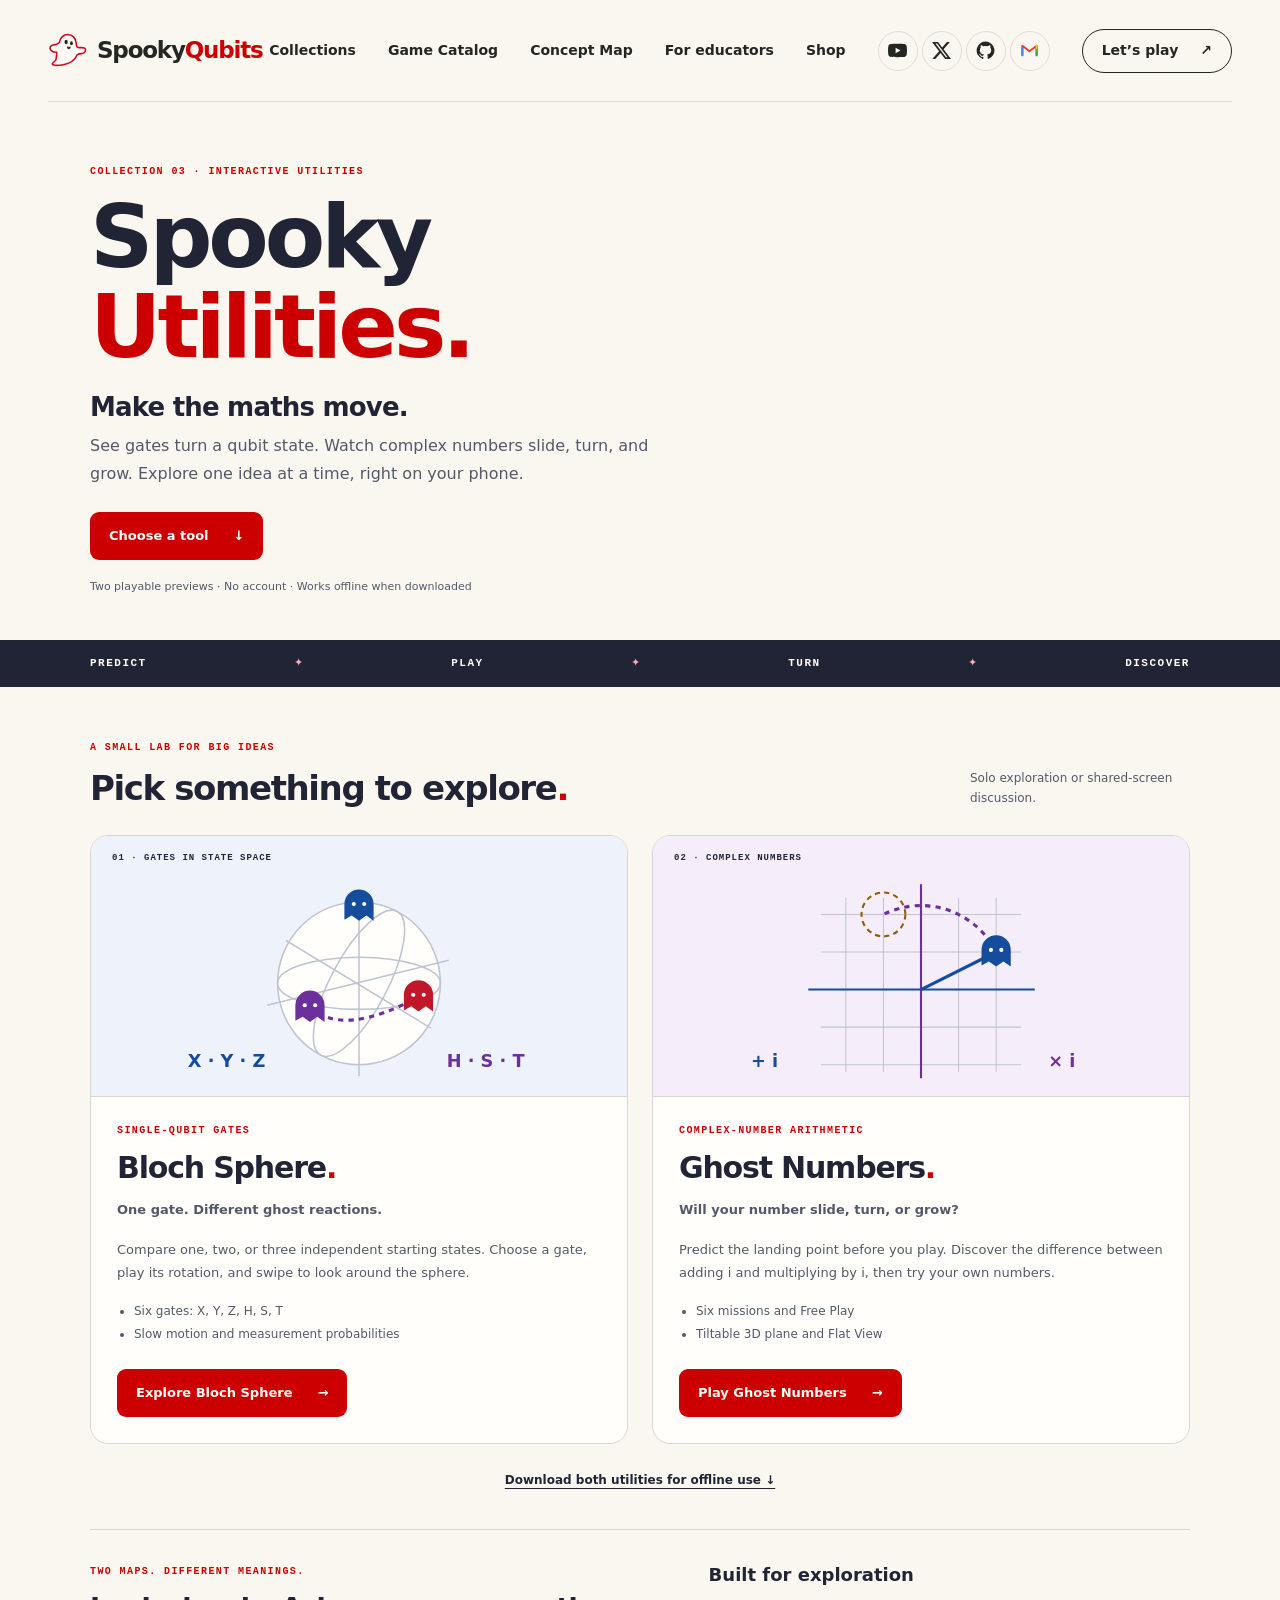
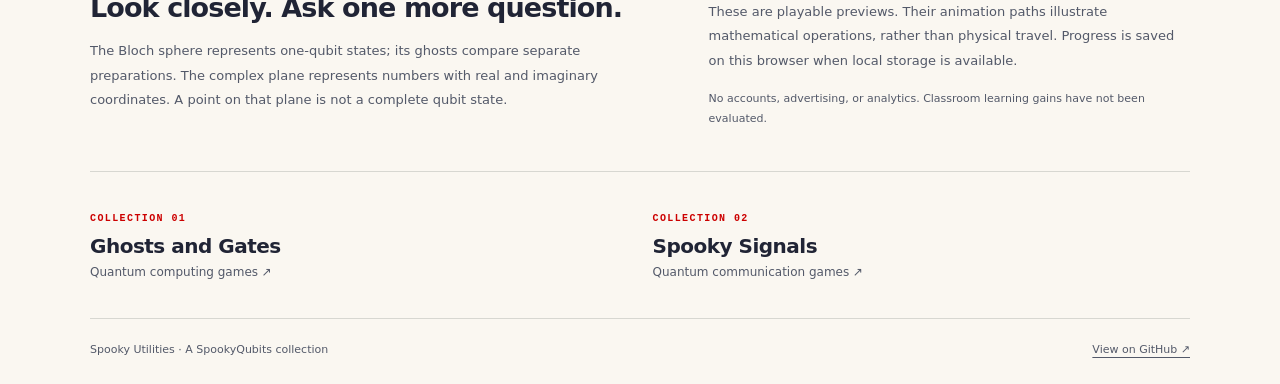
<file: index.html>
<!doctype html>
<html lang="en">
<head>
  <meta charset="utf-8">
  <meta name="viewport" content="width=device-width,initial-scale=1">
  <meta name="theme-color" content="#b41524">
  <meta name="description" content="Spooky Utilities: explore single-qubit gates on a Bloch sphere and discover complex numbers through visual prediction games. A SpookyQubits collection made for phones.">
  <title>Spooky Utilities · SpookyQubits</title>
  <link rel="icon" href="assets/ghost.svg" type="image/svg+xml">
  <link rel="stylesheet" href="utilities.css">
<style>
.sq-site-header {
  box-sizing: border-box;
  display: flex;
  align-items: center;
  justify-content: space-between;
  width: min(1220px, calc(100% - 96px));
  max-width: none;
  min-height: 102px;
  margin: 0 auto;
  padding: 0;
  border-bottom: 1px solid #dfded6;
  color: #242622;
  font: 650 14px/1.25 "Avenir Next", Avenir, "Segoe UI", system-ui, sans-serif;
}
.sq-site-header nav {
  display: flex;
  align-items: center;
  gap: 32px;
  margin: 0;
}
.sq-site-header a {
  box-sizing: border-box;
  display: inline-flex;
  align-items: center;
  min-height: 44px;
  padding: 0;
  color: inherit;
  text-decoration: none;
  white-space: nowrap;
}
.sq-site-header a:hover { color: #cc0000; }
.sq-site-header a:focus-visible { outline: 3px solid #1363c4; outline-offset: 5px; }
.sq-site-header .sq-brand { gap: 9px; font-size: 23px; font-weight: 850; letter-spacing: -1.2px; }
.sq-site-header .sq-brand svg { display: block; width: 40px; height: 40px; }
.sq-site-header .sq-brand-red { color: #cc0000; }
.sq-site-header .sq-social-links { display: inline-flex; align-items: center; gap: 4px; }
.sq-site-header .sq-social-links a {
  justify-content: center;
  width: 40px;
  min-height: 40px;
  border: 1px solid #dfded6;
  border-radius: 50%;
}
.sq-site-header .sq-social-links a:hover { border-color: #cc0000; background: #fffefa; }
.sq-site-header .sq-social-links svg { display: block; width: 19px; height: 19px; fill: currentColor; }
.sq-site-header .sq-nav-cta {
  gap: 22px;
  padding: 10px 19px;
  border: 1px solid #242622;
  border-radius: 999px;
}
.sq-site-header .sq-nav-cta:hover { background: #242622; color: white; }
@media (max-width: 1120px) {
  .sq-site-header { flex-wrap: wrap; gap: 8px; padding-block: 12px; }
  .sq-site-header nav { flex-wrap: wrap; justify-content: flex-end; gap: 0 14px; margin-left: auto; }
}
@media (max-width: 800px) {
  .sq-site-header { width: calc(100% - 40px); min-height: 78px; }
  .sq-site-header .sq-brand { font-size: 20px; }
}
@media (max-width: 560px) {
  .sq-site-header { width: calc(100% - 36px); min-height: 73px; }
  .sq-site-header nav { justify-content: flex-start; gap: 0 10px; margin-left: 0; font-size: 12px; }
  .sq-site-header .sq-brand { gap: 6px; font-size: 19px; }
  .sq-site-header .sq-brand svg { width: 33px; height: 33px; }
  .sq-site-header .sq-social-links { gap: 2px; }
  .sq-site-header .sq-social-links a { width: 36px; min-height: 36px; }
  .sq-site-header .sq-social-links svg { width: 17px; height: 17px; }
  .sq-site-header .sq-nav-cta { padding: 8px 10px; gap: 6px; }
}
.sq-document-page { margin: 0; background: #faf7f1; }
@media print {
  .sq-site-header { display: none !important; }
  .sq-document-page { background: white; }
}
</style>
</head>
<body>
  <a class="skip" href="#main">Skip to content</a>
  <header class="sq-site-header">
    <a class="sq-brand" href="https://spookyqubits.com/" aria-label="SpookyQubits home"><svg aria-hidden="true" xmlns="http://www.w3.org/2000/svg" viewBox="0 0 64 64"><path d="M18.5 18C19.5 10.5 25 5.5 31.5 5.5C39 5.5 44.5 11.5 45 19C45.2 22.5 45.5 25 47 26C50 27.5 55.5 25.5 58.5 27.5C62 30 59.5 35.5 55 36C51.5 36.5 48.5 36.5 46.5 38.5C43.5 45.5 36 51.5 26 53.5C19 55 12 55.5 8 54C5.5 53 7.5 50.5 10.5 48.5C12.5 47 13 45.5 13 44C14 40.5 14.3 37 14 34C11 34.2 6.5 33.5 4.2 30.5C2 27.5 3.5 23 8 22.5C12 22 16 21 18.5 18Z" fill="#fff8f4" stroke="#d3061c" stroke-width="2.5" stroke-linejoin="round"/><ellipse cx="29" cy="17.5" rx="2.6" ry="3.6" fill="#242622"/><ellipse cx="37.5" cy="19.5" rx="2.3" ry="3.3" fill="#242622"/><path d="M30.2 24.6Q33.4 25.8 36.6 24.9Q36 29.2 33 29Q30.6 28.6 30.2 24.6Z" fill="#242622"/></svg><span>Spooky<span class="sq-brand-red">Qubits</span></span></a>
    <nav aria-label="Main navigation">
      <a href="https://spookyqubits.com/#collections">Collections</a>
      <a href="https://spookyqubits.com/game-catalog.html">Game Catalog</a>
      <a href="https://spookyqubits.com/concepts.html">Concept Map</a>
      <a href="https://spookyqubits.com/educators.html">For educators</a>
      <a href="https://spookyqubits-shop.fourthwall.com/">Shop</a>
      <span class="sq-social-links" aria-label="Connect"><a href="https://www.youtube.com/@SpookyQubits" aria-label="YouTube" target="_blank" rel="noopener noreferrer"><svg viewBox="0 0 24 24" aria-hidden="true"><path d="M23.5 6.2a3 3 0 0 0-2.1-2.1C19.5 3.6 12 3.6 12 3.6s-7.5 0-9.4.5A3 3 0 0 0 .5 6.2 31.3 31.3 0 0 0 0 12c0 1.9.2 3.9.5 5.8a3 3 0 0 0 2.1 2.1c1.9.5 9.4.5 9.4.5s7.5 0 9.4-.5a3 3 0 0 0 2.1-2.1c.3-1.9.5-3.9.5-5.8s-.2-3.9-.5-5.8ZM9.6 15.6V8.4l6.2 3.6-6.2 3.6Z"/></svg></a><a href="https://x.com/SpookyQubits" aria-label="X" target="_blank" rel="noopener noreferrer"><svg viewBox="0 0 24 24" aria-hidden="true"><path d="M18.9 1.2h3.7l-8 9.2L24 22.8h-7.4l-5.8-7.6-6.7 7.6H.4l8.6-9.9L0 1.2h7.6l5.2 6.9 6.1-6.9Zm-1.3 19.4h2L6.5 3.2H4.3l13.3 17.4Z"/></svg></a><a href="https://github.com/spookyqubits" aria-label="GitHub" title="GitHub" target="_blank" rel="noopener noreferrer"><svg viewBox="0 0 24 24" aria-hidden="true"><path d="M12 .75a11.25 11.25 0 0 0-3.56 21.92c.56.1.77-.24.77-.54v-2.1c-3.13.68-3.79-1.33-3.79-1.33-.51-1.3-1.25-1.64-1.25-1.64-1.02-.7.08-.69.08-.69 1.13.08 1.73 1.16 1.73 1.16 1 1.72 2.63 1.22 3.27.93.1-.72.39-1.22.7-1.5-2.5-.28-5.13-1.25-5.13-5.56 0-1.23.44-2.24 1.16-3.03-.12-.28-.5-1.43.11-2.98 0 0 .95-.3 3.1 1.16a10.8 10.8 0 0 1 5.64 0c2.15-1.46 3.09-1.16 3.09-1.16.62 1.55.23 2.7.11 2.98.72.79 1.16 1.8 1.16 3.03 0 4.32-2.64 5.27-5.15 5.55.4.35.76 1.03.76 2.08v3.1c0 .3.21.65.78.54A11.25 11.25 0 0 0 12 .75Z"/></svg></a><a href="mailto:spookyqubits@gmail.com" aria-label="Contact us by email" title="Contact us"><svg viewBox="0 0 24 24" aria-hidden="true"><path d="M3 18V6l9 7 9-7v12" fill="none" stroke="#ea4335" stroke-width="2.5" stroke-linecap="round" stroke-linejoin="round"/><path d="M3 9v9" fill="none" stroke="#4285f4" stroke-width="2.5" stroke-linecap="round"/><path d="M21 9v9" fill="none" stroke="#34a853" stroke-width="2.5" stroke-linecap="round"/><path d="M21 6v3" fill="none" stroke="#fbbc04" stroke-width="2.5" stroke-linecap="round"/></svg></a></span>
      <a class="sq-nav-cta" href="https://spookyqubits.com/#collections">Let’s play <span aria-hidden="true">↗</span></a>
    </nav>
  </header>
  <main id="main">
    <section class="intro wrap">
      <p class="eyebrow">COLLECTION 03 · INTERACTIVE UTILITIES</p>
      <h1>Spooky<br><em>Utilities.</em></h1>
      <p class="lede">Make the maths move.</p>
      <p class="intro-copy">See gates turn a qubit state. Watch complex numbers slide, turn, and grow. Explore one idea at a time, right on your phone.</p>
      <a class="button primary" href="#tools">Choose a tool <span aria-hidden="true">↓</span></a>
      <p class="small">Two playable previews · No account · Works offline when downloaded</p>
    </section>
    <div class="band"><div class="wrap">PREDICT <span aria-hidden="true">✦</span> PLAY <span aria-hidden="true">✦</span> TURN <span aria-hidden="true">✦</span> DISCOVER</div></div>
    <section class="tools wrap" id="tools" aria-labelledby="tools-title">
      <div class="section-heading"><div><p class="eyebrow">A SMALL LAB FOR BIG IDEAS</p><h2 id="tools-title">Pick something to explore<span>.</span></h2></div><p>Solo exploration or shared-screen discussion.</p></div>
      <div class="tool-grid">
        <article class="tool-card">
          <div class="tool-art sphere-art" aria-hidden="true">
            <span class="art-label">01 · GATES IN STATE SPACE</span>
            <svg viewBox="0 0 400 230" fill="none">
              <circle cx="200" cy="122" r="78" fill="#fffefa" stroke="#bec5d1" stroke-width="1.5"/>
              <ellipse cx="200" cy="122" rx="78" ry="25" stroke="#bec5d1" stroke-width="1.5"/>
              <ellipse cx="200" cy="122" rx="27" ry="78" transform="rotate(28 200 122)" stroke="#bec5d1" stroke-width="1.5"/>
              <path d="M200 34V211M112 143L286 100M130 81L269 165" stroke="#bec5d1" stroke-width="1.5"/>
              <path d="M153 145Q185 174 257 135" stroke="#6c2f9e" stroke-width="3" stroke-dasharray="5 5"/>
              <g transform="translate(200 48)"><path d="M-14 13V-2a14 14 0 0 1 28 0v16l-7-5-7 5-7-5Z" fill="#154c9c"/><circle cx="-5" cy="-2" r="2" fill="#fffefa"/><circle cx="5" cy="-2" r="2" fill="#fffefa"/></g>
              <g transform="translate(153 145)"><path d="M-14 13V-2a14 14 0 0 1 28 0v16l-7-5-7 5-7-5Z" fill="#6c2f9e"/><circle cx="-5" cy="-2" r="2" fill="#fffefa"/><circle cx="5" cy="-2" r="2" fill="#fffefa"/></g>
              <g transform="translate(257 135)"><path d="M-14 13V-2a14 14 0 0 1 28 0v16l-7-5-7 5-7-5Z" fill="#c0182a"/><circle cx="-5" cy="-2" r="2" fill="#fffefa"/><circle cx="5" cy="-2" r="2" fill="#fffefa"/></g>
              <text x="36" y="202" fill="#154c9c" font-family="system-ui,sans-serif" font-size="17" font-weight="700">X · Y · Z</text><text x="284" y="202" fill="#6c2f9e" font-family="system-ui,sans-serif" font-size="17" font-weight="700">H · S · T</text>
            </svg>
          </div>
          <div class="tool-body"><p class="eyebrow">SINGLE-QUBIT GATES</p><h3>Bloch Sphere<span>.</span></h3><p class="question">One gate. Different ghost reactions.</p><p>Compare one, two, or three independent starting states. Choose a gate, play its rotation, and swipe to look around the sphere.</p><ul class="features"><li>Six gates: X, Y, Z, H, S, T</li><li>Slow motion and measurement probabilities</li></ul><a class="button primary" href="games/bloch-sphere/">Explore Bloch Sphere <span aria-hidden="true">→</span></a></div>
        </article>
        <article class="tool-card">
          <div class="tool-art numbers-art" aria-hidden="true">
            <span class="art-label">02 · COMPLEX NUMBERS</span>
            <svg viewBox="0 0 400 230" fill="none">
              <path d="M104 56H296M104 92H296M104 128H296M104 164H296M104 200H296M128 40V207M164 40V207M200 40V207M236 40V207M272 40V207" stroke="#bec5d1" stroke-width="1"/>
              <path d="M92 128H309" stroke="#154c9c" stroke-width="2"/><path d="M200 213V27" stroke="#6c2f9e" stroke-width="2"/>
              <path d="M200 128L272 92" stroke="#154c9c" stroke-width="3"/><path d="M272 92A80.5 80.5 0 0 0 164 56" stroke="#6c2f9e" stroke-width="3" stroke-dasharray="5 5"/>
              <circle cx="164" cy="56" r="21" stroke="#8c6000" stroke-width="2" stroke-dasharray="5 4"/>
              <g transform="translate(272 92)"><path d="M-14 13V-2a14 14 0 0 1 28 0v16l-7-5-7 5-7-5Z" fill="#154c9c"/><circle cx="-5" cy="-2" r="2" fill="#fffefa"/><circle cx="5" cy="-2" r="2" fill="#fffefa"/></g>
              <text x="37" y="202" fill="#154c9c" font-family="system-ui,sans-serif" font-size="17" font-weight="700">+ i</text><text x="322" y="202" fill="#6c2f9e" font-family="system-ui,sans-serif" font-size="17" font-weight="700">× i</text>
            </svg>
          </div>
          <div class="tool-body"><p class="eyebrow">COMPLEX-NUMBER ARITHMETIC</p><h3>Ghost Numbers<span>.</span></h3><p class="question">Will your number slide, turn, or grow?</p><p>Predict the landing point before you play. Discover the difference between adding i and multiplying by i, then try your own numbers.</p><ul class="features"><li>Six missions and Free Play</li><li>Tiltable 3D plane and Flat View</li></ul><a class="button primary" href="games/ghost-numbers/">Play Ghost Numbers <span aria-hidden="true">→</span></a></div>
        </article>
      </div>
      <p class="download"><a href="downloads/spooky-utilities-offline.zip" download>Download both utilities for offline use ↓</a></p>
    </section>
    <section class="notes wrap" aria-label="About the utilities"><div><p class="eyebrow">TWO MAPS. DIFFERENT MEANINGS.</p><h2>Look closely. Ask one more question.</h2><p>The Bloch sphere represents one-qubit states; its ghosts compare separate preparations. The complex plane represents numbers with real and imaginary coordinates. A point on that plane is not a complete qubit state.</p></div><div><h3>Built for exploration</h3><p>These are playable previews. Their animation paths illustrate mathematical operations, rather than physical travel. Progress is saved on this browser when local storage is available.</p><p class="small">No accounts, advertising, or analytics. Classroom learning gains have not been evaluated.</p></div></section>
    <nav class="collections wrap" aria-label="Other SpookyQubits collections"><a href="https://spookyqubits.github.io/Ghosts_and_Gates/"><span class="eyebrow">COLLECTION 01</span><strong>Ghosts and Gates</strong><span>Quantum computing games ↗</span></a><a href="https://spookyqubits.github.io/SpookySignals/"><span class="eyebrow">COLLECTION 02</span><strong>Spooky Signals</strong><span>Quantum communication games ↗</span></a></nav>
  </main>
  <footer class="footer wrap"><span>Spooky Utilities · A SpookyQubits collection</span><a href="https://github.com/spookyqubits/Spooky-Utilities">View on GitHub ↗</a></footer>
</body>
</html>
</file>
<file: utilities.css>
:root{color-scheme:light;--paper:#faf7f1;--white:#fffefa;--ink:#202435;--muted:#535969;--line:#d7d7d1;--red:#cc0000;--blue:#154c9c;--purple:#6c2f9e;font-family: "Avenir Next", Avenir, "Segoe UI", system-ui, sans-serif;color:var(--ink);background:var(--paper);font-synthesis:none;scroll-behavior:smooth}
*{box-sizing:border-box}body{margin:0}img,svg{max-width:100%}a{color:inherit}a:focus-visible{outline:3px solid var(--blue);outline-offset:5px}.wrap{width:min(1100px,calc(100% - 64px));margin-inline:auto}.skip{position:absolute;top:-80px;left:16px;padding:12px;background:var(--ink);color:var(--white);z-index:5}.skip:focus{top:10px}.masthead{display:flex;justify-content:space-between;align-items:center;gap:20px;min-height:88px;border-bottom:1px solid var(--line)}.brand{display:flex;align-items:center;gap:7px;text-decoration:none;font-size:23px;font-weight:850;letter-spacing:-1px}.brand span{color:var(--red);margin-left:-7px}.back{font-size:12px;font-weight:700;text-underline-offset:4px}.intro{padding-block:62px 44px;position:relative}.eyebrow{font:750 10px/1.6 ui-monospace,monospace;letter-spacing:1.4px;color:var(--red);margin:0 0 12px}.intro h1{font-size:clamp(58px,7.4vw,88px);line-height:1.02;letter-spacing:-4px;margin:0 0 20px;font-weight:850}.intro h1 em{font-style:normal;color:var(--red)}.lede{font-size:26px;font-weight:750;letter-spacing:-.8px;margin:0 0 10px}.intro-copy{font-size:16px;line-height:1.8;max-width:580px;color:var(--muted);margin:0 0 23px}.button{display:inline-flex;justify-content:center;align-items:center;gap:25px;text-decoration:none;border-radius:9px;padding:13px 19px;min-height:48px;font-size:13px;font-weight:750;line-height:1.5}.primary{background:var(--red);color:var(--white)}.primary:hover{background:#8f101d}.small{font-size:11px;line-height:1.75;color:var(--muted)}.intro .small{margin:17px 0 0}.band{background:var(--ink);color:var(--white);padding-block:15px}.band .wrap{display:flex;justify-content:space-between;gap:12px;font:650 11px/1.5 ui-monospace,monospace;letter-spacing:1.5px}.band span{color:#f5b0b8}.tools{padding-block:53px 37px;scroll-margin-top:20px}.section-heading{display:flex;align-items:flex-end;justify-content:space-between;gap:25px;margin-bottom:26px}h2{font-size:34px;letter-spacing:-1.4px;line-height:1.2;margin:0}h2 span,h3 span{color:var(--red)}.section-heading>p{font-size:12px;line-height:1.7;color:var(--muted);max-width:220px;margin:0}.tool-grid{display:grid;grid-template-columns:1fr 1fr;gap:24px}.tool-card{display:flex;flex-direction:column;overflow:hidden;background:var(--white);border:1px solid var(--line);border-radius:18px}.tool-art{position:relative;border-bottom:1px solid var(--line);padding-top:20px}.tool-art svg{display:block;width:100%;height:auto;max-height:240px}.sphere-art{background:#eef3fb}.numbers-art{background:#f5eefa}.art-label{position:absolute;top:16px;left:21px;font:700 9px/1.5 ui-monospace,monospace;letter-spacing:1px;color:var(--ink)}.tool-body{display:flex;flex-direction:column;align-items:flex-start;flex:1;padding:26px}.tool-body h3{font-size:30px;line-height:1.15;letter-spacing:-1.2px;margin:0 0 13px}.tool-body .question{font-size:14px;font-weight:750;color:var(--ink);margin:0 0 8px}.tool-body p:not(.eyebrow){font-size:13px;line-height:1.8;color:var(--muted);margin:0 0 16px}.tool-body .features{font-size:12px;line-height:1.9;color:var(--muted);padding-left:17px;margin:0 0 23px}.tool-body .button{margin-top:auto}.download{text-align:center;font-size:12px;margin:26px 0 0;line-height:1.8}.download a{font-weight:700;text-underline-offset:4px}.notes{display:grid;grid-template-columns:1.15fr 1fr;gap:65px;padding-block:34px 41px;border-block:1px solid var(--line)}.notes h2{font-size:27px;letter-spacing:-.9px}.notes h3{font-size:18px;margin:0 0 15px}.notes p:not(.eyebrow){font-size:13px;line-height:1.9;color:var(--muted);margin:15px 0 0}.notes p.small{font-size:11px}.collections{display:grid;grid-template-columns:1fr 1fr;gap:25px;padding-block:35px}.collections a{text-decoration:none;padding:4px 0;display:flex;flex-direction:column;gap:7px}.collections .eyebrow{margin:0}.collections strong{font-size:20px;letter-spacing:-.5px}.collections a>span:last-child{font-size:12px;color:var(--muted)}.collections a:hover strong,.footer a:hover{color:var(--red)}.footer{border-top:1px solid var(--line);display:flex;justify-content:space-between;gap:20px;flex-wrap:wrap;padding-block:24px 28px;font-size:11px;color:var(--muted)}.footer a{text-underline-offset:4px}
@media(max-width:650px){.wrap{width:calc(100% - 36px)}.masthead{min-height:76px;gap:12px}.brand{font-size:20px}.brand img{width:33px;height:33px}.back{font-size:11px}.intro{padding-block:37px 32px}.intro h1{font-size:66px;letter-spacing:-3.5px}.lede{font-size:23px}.intro-copy{font-size:14px}.band .wrap{font-size:9px;letter-spacing:.4px;gap:5px}.section-heading{display:block}.section-heading>p{max-width:none;margin-top:14px}h2{font-size:29px}.tools{padding-top:37px}.tool-grid{grid-template-columns:1fr;gap:24px}.tool-art svg{max-height:220px}.tool-body{padding:24px}.tool-body .button{width:100%;gap:15px}.notes{grid-template-columns:1fr;gap:28px;padding-block:30px}.collections{grid-template-columns:1fr;gap:24px}.small{font-size:11px}.intro .small{max-width:270px}}
@media(prefers-reduced-motion:reduce){:root{scroll-behavior:auto}}
</file>
